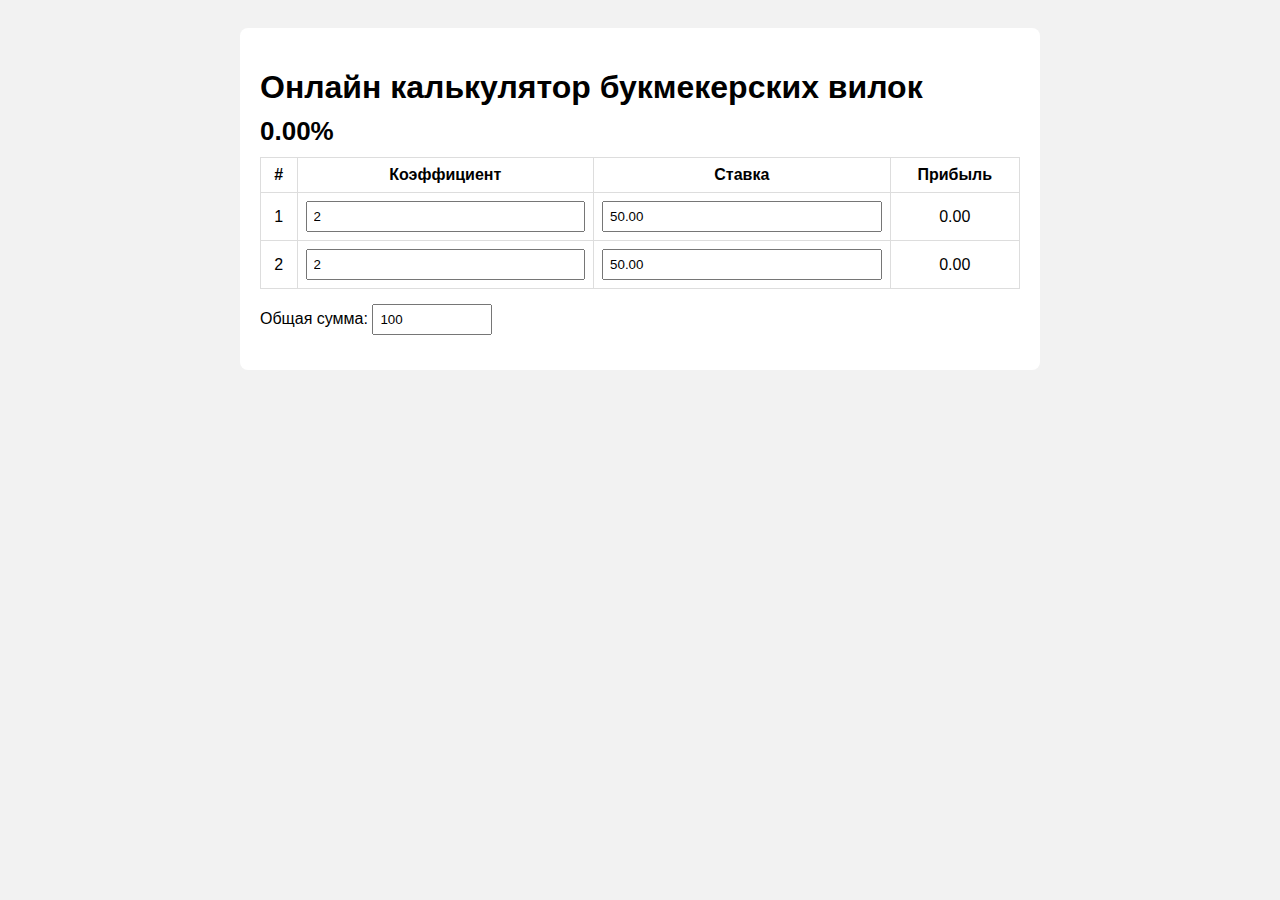
<file: index.html>
<!DOCTYPE html>
<html lang="ru">
<head>
<meta charset="UTF-8">
<meta name="viewport" content="width=device-width, initial-scale=1">

<title>Калькулятор букмекерских вилок — расчет прибыли</title>
<meta name="description" content="Онлайн калькулятор букмекерских вилок (бк вилки). Расчет прибыли и ставок для ставок на спорт.">
<meta name="keywords" content="букмекерские вилки, бк вилки, калькулятор вилок, ставки на спорт">

<style>
* { box-sizing: border-box; }

body {
  font-family: Arial, sans-serif;
  background:#f2f2f2;
  padding:20px;
}

.wrapper {
  max-width:800px;
  background:#fff;
  margin:auto;
  padding:20px;
  border-radius:8px;
}

h1 { margin-bottom:10px; }

.arb {
  font-size:26px;
  font-weight:bold;
  margin-bottom:10px;
}

table {
  width:100%;
  border-collapse:collapse;
  margin-bottom:15px;
}

th, td {
  border:1px solid #ddd;
  padding:8px;
  text-align:center;
}

input {
  width:100%;
  padding:6px;
}

.settings {
  display:flex;
  gap:20px;
  margin-bottom:15px;
}

.settings input {
  width:120px;
}
</style>
</head>

<body>

<div class="wrapper">

<h1>Онлайн калькулятор букмекерских вилок</h1>

<div class="arb" id="arbPercent">0.00%</div>

<table>
<thead>
<tr>
  <th>#</th>
  <th>Коэффициент</th>
  <th>Ставка</th>
  <th>Прибыль</th>
</tr>
</thead>

<tbody>
<tr>
  <td>1</td>
  <td><input id="k1" type="number" step="0.01" value="2"></td>
  <td><input id="s1" type="number" step="0.01"></td>
  <td id="p1">0.00</td>
</tr>
<tr>
  <td>2</td>
  <td><input id="k2" type="number" step="0.01" value="2"></td>
  <td><input id="s2" type="number" step="0.01"></td>
  <td id="p2">0.00</td>
</tr>
</tbody>
</table>

<div class="settings">
<label>
Общая сумма:
<input id="total" type="number" value="100">
</label>
</div>

</div>

<script>
const k1 = document.getElementById("k1");
const k2 = document.getElementById("k2");
const s1 = document.getElementById("s1");
const s2 = document.getElementById("s2");
const p1 = document.getElementById("p1");
const p2 = document.getElementById("p2");
const total = document.getElementById("total");
const arbPercent = document.getElementById("arbPercent");

function recalc(fromManual = false) {
  const K1 = parseFloat(k1.value) || 0;
  const K2 = parseFloat(k2.value) || 0;
  const T  = parseFloat(total.value) || 0;

  if (K1 <= 1 || K2 <= 1) return;

  // процент вилки
  const inv = (1 / K1) + (1 / K2);
  const arb = (1 - inv) * 100;
  arbPercent.textContent = arb.toFixed(2) + "%";

  // если меняли ОБЩУЮ сумму — пересчитываем ставки
  if (!fromManual && T > 0) {
    s1.value = (T * (1 / K1) / inv).toFixed(2);
    s2.value = (T * (1 / K2) / inv).toFixed(2);
  }

  const S1 = parseFloat(s1.value) || 0;
  const S2 = parseFloat(s2.value) || 0;

  const income1 = S1 * K1;
  const income2 = S2 * K2;

  const profit = Math.min(income1, income2) - (S1 + S2);

  p1.textContent = profit.toFixed(2);
  p2.textContent = profit.toFixed(2);
}

// авто
[k1, k2, total].forEach(el =>
  el.addEventListener("input", () => recalc(false))
);

// ручной ввод ставок
[s1, s2].forEach(el =>
  el.addEventListener("input", () => recalc(true))
);

recalc(false);
</script>

</body>
</html>
</file>
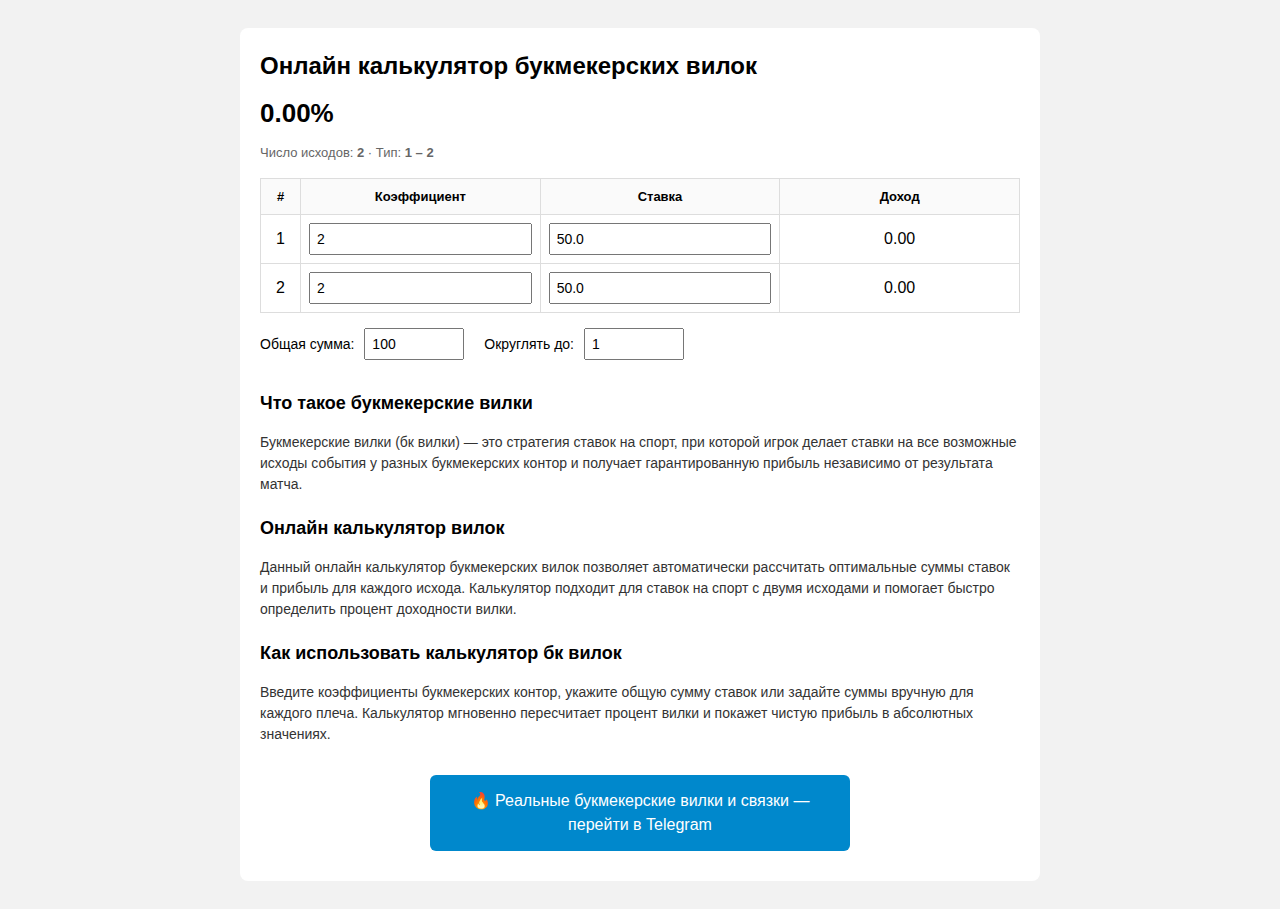
<file: сайт2.index.html>
<!DOCTYPE html>
<html lang="ru">
<head>
<meta charset="UTF-8">

<title>Онлайн калькулятор букмекерских вилок — расчет прибыли</title>
<meta name="description" content="Онлайн калькулятор букмекерских вилок (бк вилки). Автоматический расчет ставок и прибыли для ставок на спорт. Бесплатно.">

<meta name="viewport" content="width=device-width, initial-scale=1">

<style>
* { box-sizing: border-box; }

body {
  font-family: Arial, sans-serif;
  background:#f2f2f2;
  padding:20px;
  line-height:1.5;
}

.wrapper {
  max-width:800px;
  background:#fff;
  margin:auto;
  padding:20px;
  border-radius:8px;
}

h1 {
  margin:0 0 10px;
  font-size:24px;
}

.arb {
  font-size:26px;
  font-weight:bold;
  margin-bottom:10px;
}

.sub {
  font-size:13px;
  color:#666;
  margin-bottom:15px;
}

table {
  width:100%;
  border-collapse:collapse;
  table-layout:fixed;
  margin-bottom:15px;
}

th, td {
  border:1px solid #ddd;
  padding:8px;
  text-align:center;
}

th {
  background:#fafafa;
  font-size:13px;
}

input {
  width:100%;
  padding:6px;
  font-size:14px;
}

.settings {
  display:flex;
  gap:20px;
  flex-wrap:wrap;
  margin-bottom:20px;
}

.settings label {
  font-size:14px;
}

.settings input {
  width:100px;
  margin-left:6px;
}

.seo {
  margin-top:30px;
}

.seo h2 {
  font-size:18px;
  margin-top:20px;
}

.seo p {
  font-size:14px;
  color:#333;
}

.tg-btn {
  display:block;
  margin:30px auto 10px;
  padding:14px 20px;
  background:#0088cc;
  color:#fff;
  text-align:center;
  text-decoration:none;
  font-size:16px;
  border-radius:6px;
  max-width:420px;
}
</style>
</head>

<body>

<div class="wrapper">

<h1>Онлайн калькулятор букмекерских вилок</h1>

<div class="arb" id="arbPercent">0.00%</div>
<div class="sub">Число исходов: <b>2</b> · Тип: <b>1 – 2</b></div>

<table>
<thead>
<tr>
<th style="width:40px">#</th>
<th>Коэффициент</th>
<th>Ставка</th>
<th>Доход</th>
</tr>
</thead>

<tbody>
<tr>
<td>1</td>
<td><input id="k1" type="number" step="0.01" value="2"></td>
<td><input id="s1" type="number" step="0.01"></td>
<td id="p1">0.00</td>
</tr>

<tr>
<td>2</td>
<td><input id="k2" type="number" step="0.01" value="2"></td>
<td><input id="s2" type="number" step="0.01"></td>
<td id="p2">0.00</td>
</tr>
</tbody>
</table>

<div class="settings">
<label>
Общая сумма:
<input id="total" type="number" value="100">
</label>

<label>
Округлять до:
<input id="round" type="number" value="1">
</label>
</div>

<!-- SEO БЛОК -->
<div class="seo">

<h2>Что такое букмекерские вилки</h2>
<p>
Букмекерские вилки (бк вилки) — это стратегия ставок на спорт, при которой игрок делает ставки на все возможные исходы события у разных букмекерских контор и получает гарантированную прибыль независимо от результата матча.
</p>

<h2>Онлайн калькулятор вилок</h2>
<p>
Данный онлайн калькулятор букмекерских вилок позволяет автоматически рассчитать оптимальные суммы ставок и прибыль для каждого исхода. Калькулятор подходит для ставок на спорт с двумя исходами и помогает быстро определить процент доходности вилки.
</p>

<h2>Как использовать калькулятор бк вилок</h2>
<p>
Введите коэффициенты букмекерских контор, укажите общую сумму ставок или задайте суммы вручную для каждого плеча. Калькулятор мгновенно пересчитает процент вилки и покажет чистую прибыль в абсолютных значениях.
</p>

</div>

<a class="tg-btn" href="https://t.me/+BYeTMejyvuI4MTZi" target="_blank">
🔥 Реальные букмекерские вилки и связки — перейти в Telegram
</a>

</div>

<script>
const k1 = document.getElementById("k1");
const k2 = document.getElementById("k2");
const s1 = document.getElementById("s1");
const s2 = document.getElementById("s2");
const p1 = document.getElementById("p1");
const p2 = document.getElementById("p2");
const total = document.getElementById("total");
const round = document.getElementById("round");
const arbPercent = document.getElementById("arbPercent");

function recalc(fromStakes=false) {
  let K1 = parseFloat(k1.value);
  let K2 = parseFloat(k2.value);
  let T = parseFloat(total.value);
  let R = parseInt(round.value);

  if (K1 <= 1 || K2 <= 1 || T <= 0) return;

  let inv = (1 / K1) + (1 / K2);
  let arb = (1 - inv) * 100;
  arbPercent.innerText = arb.toFixed(2) + "%";

  if (!fromStakes) {
    let S1 = T * (1 / K1) / inv;
    let S2 = T * (1 / K2) / inv;
    s1.value = S1.toFixed(R);
    s2.value = S2.toFixed(R);
  }

  let S1v = parseFloat(s1.value) || 0;
  let S2v = parseFloat(s2.value) || 0;

  p1.innerText = (S1v * K1 - T).toFixed(2);
  p2.innerText = (S2v * K2 - T).toFixed(2);
}

[k1, k2, total, round].forEach(el =>
  el.addEventListener("input", () => recalc(false))
);

[s1, s2].forEach(el =>
  el.addEventListener("input", () => recalc(true))
);

recalc();
</script>

</body>
</html>
</file>
